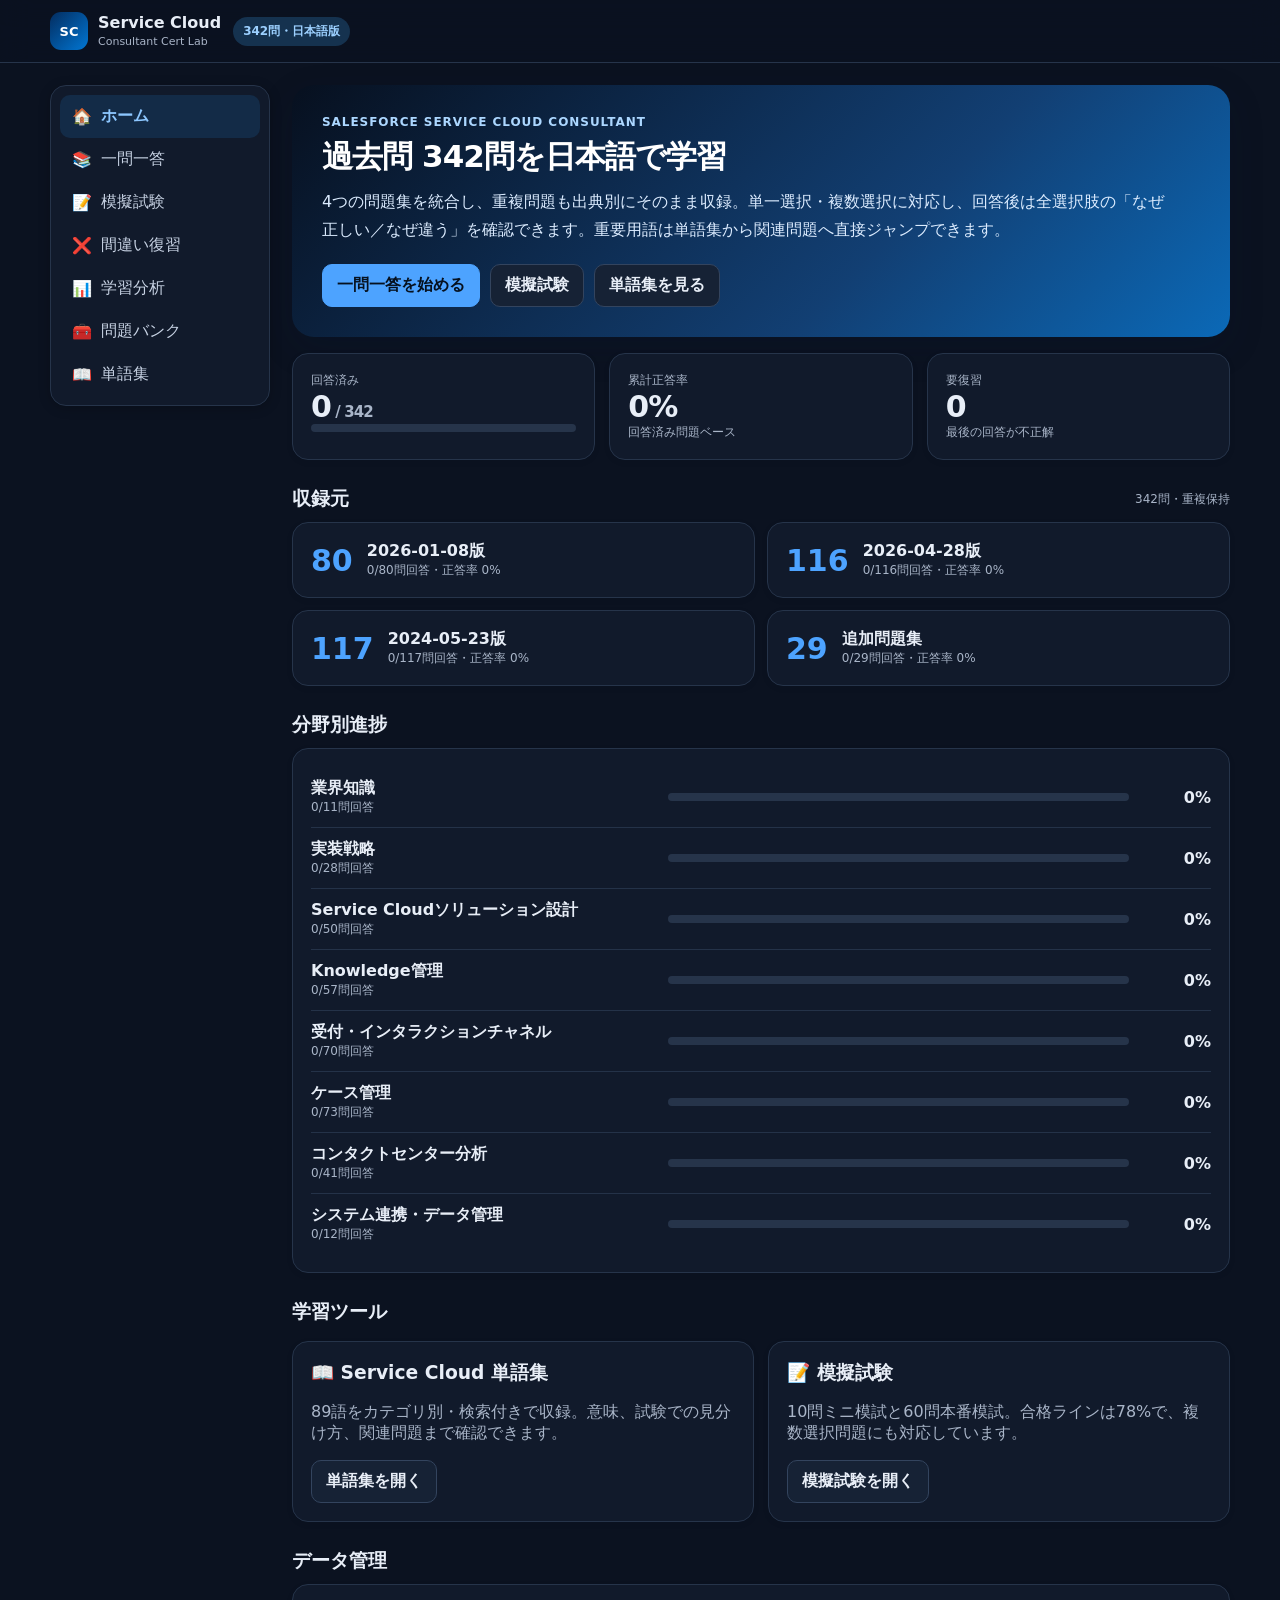
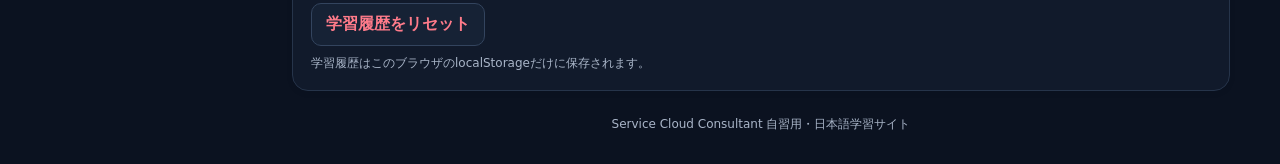
<file: index.html>
<!doctype html>
<html lang="ja" data-theme="dark">
<head>
  <meta charset="utf-8" />
  <meta name="viewport" content="width=device-width, initial-scale=1" />
  <meta name="description" content="Salesforce Service Cloud Consultant 過去問342問・単語集 日本語学習サイト" />
  <meta name="theme-color" content="#0b1220" />
  <title>Service Cloud Consultant Cert Lab - 342問</title>
  <link rel="stylesheet" href="./styles.css" />
</head>
<body>
  <div class="app-shell">
    <header class="topbar">
      <div class="topbar-inner">
        <button class="brand" type="button" data-nav="home" aria-label="ホームへ戻る">
          <span class="brand-mark">SC</span>
          <span><strong>Service Cloud</strong><small>Consultant Cert Lab</small></span>
        </button>
        <span class="count-badge">342問・日本語版</span>
        <div class="top-spacer"></div>
        <div id="topTimer" class="top-timer" aria-live="polite"></div>
      </div>
    </header>

    <div class="page-layout">
      <aside class="sidebar" aria-label="メインメニュー">
        <button class="nav-item active" data-nav="home">🏠 <span>ホーム</span></button>
        <button class="nav-item" data-nav="practice">📚 <span>一問一答</span></button>
        <button class="nav-item" data-nav="mock">📝 <span>模擬試験</span></button>
        <button class="nav-item" data-nav="review">❌ <span>間違い復習</span></button>
        <button class="nav-item" data-nav="analysis">📊 <span>学習分析</span></button>
        <button class="nav-item" data-nav="bank">🧰 <span>問題バンク</span></button>
        <button class="nav-item" data-nav="glossary">📖 <span>単語集</span></button>
      </aside>

      <main class="main-content">
        <section id="home" class="view active"></section>
        <section id="practice" class="view"></section>
        <section id="mock" class="view"></section>
        <section id="review" class="view"></section>
        <section id="analysis" class="view"></section>
        <section id="bank" class="view"></section>
        <section id="glossary" class="view"></section>
      </main>
    </div>
  </div>

  <script src="./data/questions.js"></script>
  <script src="./data/glossary.js"></script>
  <script src="./app.js"></script>
</body>
</html>
</file>
<file: styles.css>
:root{
  --bg:#f4f7fb;--card:#fff;--text:#172033;--muted:#687386;--line:#dce4ee;
  --brand:#0176d3;--brand-dark:#0b5cab;--brand-soft:#eef6ff;--good:#2e844a;
  --good-soft:#effaf2;--bad:#ba0517;--bad-soft:#fff1f2;--warn:#a96404;--warn-soft:#fff7e6;
  --shadow:0 5px 24px rgba(15,23,42,.06);--radius:16px;
}

html[data-theme="dark"]{
  --bg:#0b1220;--card:#111a2b;--text:#e8eef7;--muted:#a9b5c8;--line:#26344a;
  --brand:#4da3ff;--brand-dark:#2f8de8;--brand-soft:#132b47;--good:#6fcf8e;
  --good-soft:#10291a;--bad:#ff7b8a;--bad-soft:#35141a;--warn:#f0b35e;--warn-soft:#33260f;
  --shadow:0 8px 28px rgba(0,0,0,.28);
}
html[data-theme="dark"] body{color-scheme:dark}
html[data-theme="dark"] .topbar{background:rgba(11,18,32,.94)}
html[data-theme="dark"] .sidebar{box-shadow:0 2px 12px rgba(0,0,0,.22)}
html[data-theme="dark"] .nav-item{color:#c7d2e3}
html[data-theme="dark"] .nav-item:hover,html[data-theme="dark"] .nav-item.active{color:#8dc7ff}
html[data-theme="dark"] .count-badge,html[data-theme="dark"] .source-tag{background:#15324f;color:#9cd0ff}
html[data-theme="dark"] .source-tag.jan{background:#2a2141;color:#c9b3ff}
html[data-theme="dark"] .btn{background:#162235;border-color:#33445e}
html[data-theme="dark"] .btn:hover{background:#1c2b42}
html[data-theme="dark"] .btn.primary{background:var(--brand);border-color:var(--brand);color:#06111f}
html[data-theme="dark"] .toolbar select,html[data-theme="dark"] .toolbar input{background:#111a2b;color:var(--text);border-color:var(--line)}
html[data-theme="dark"] .question-card,html[data-theme="dark"] .choice,html[data-theme="dark"] .bank-item{background:var(--card)}
html[data-theme="dark"] .choice{border-color:#34445d}
html[data-theme="dark"] .choice:hover{border-color:#5ba8ed}
html[data-theme="dark"] .choice.selected{background:var(--brand-soft)}
html[data-theme="dark"] .choice.correct{background:var(--good-soft)}
html[data-theme="dark"] .choice.wrong{background:var(--bad-soft)}
html[data-theme="dark"] .letter{background:#26344a}
html[data-theme="dark"] .choice.correct .letter{background:#173d25}
html[data-theme="dark"] .choice.wrong .letter{background:#4a1b22}
html[data-theme="dark"] .explain{background:#0e1726}
html[data-theme="dark"] .progress{background:#26344a}
html[data-theme="dark"] .category-row{border-bottom-color:#243248}
html[data-theme="dark"] .tag{background:#202d40}
html[data-theme="dark"] .table th{background:#0f1928}
html[data-theme="dark"] .q-grid button{background:#162235}
html[data-theme="dark"] .q-grid button.answered{background:#15324f}
html[data-theme="dark"] .notice{color:#ffd88c;border-color:#665126}
html[data-theme="dark"] .success-note{color:#9ee7b5;border-color:#315e3e}
html[data-theme="dark"] .hero{background:linear-gradient(135deg,#07101f 0%,#123f73 63%,#0b69b7 100%)}

*{box-sizing:border-box}
html{scroll-behavior:smooth}
body{margin:0;font-family:Inter,"Noto Sans JP","Hiragino Kaku Gothic ProN","Yu Gothic",system-ui,-apple-system,BlinkMacSystemFont,"Segoe UI",sans-serif;background:var(--bg);color:var(--text)}
button,input,select{font:inherit}
button{color:inherit}
.topbar{position:sticky;top:0;z-index:30;background:rgba(255,255,255,.95);backdrop-filter:blur(14px);border-bottom:1px solid var(--line)}
.topbar-inner{max-width:1220px;margin:auto;padding:12px 20px;display:flex;align-items:center;gap:12px}
.brand{display:flex;align-items:center;gap:10px;border:0;background:transparent;padding:0;cursor:pointer;text-align:left}
.brand-mark{display:grid;place-items:center;width:38px;height:38px;border-radius:11px;background:linear-gradient(135deg,#032d60,#0176d3);color:#fff;font-weight:900;font-size:13px}
.brand strong{display:block;font-size:16px;line-height:1.15}.brand small{display:block;color:var(--muted);font-size:11px;margin-top:2px}
.count-badge,.tag,.source-tag{display:inline-flex;align-items:center;border-radius:999px;white-space:nowrap}
.count-badge{padding:6px 10px;background:#e8f3ff;color:#07599d;font-size:12px;font-weight:800}.top-spacer{flex:1}.top-timer{font-variant-numeric:tabular-nums;font-weight:900}
.page-layout{max-width:1220px;margin:22px auto;padding:0 20px;display:grid;grid-template-columns:220px minmax(0,1fr);gap:22px}
.sidebar{position:sticky;top:78px;height:max-content;background:var(--card);border:1px solid var(--line);border-radius:var(--radius);padding:9px;box-shadow:0 2px 10px rgba(15,23,42,.03)}
.nav-item{display:flex;align-items:center;gap:9px;width:100%;border:0;background:transparent;padding:11px 12px;border-radius:10px;text-align:left;cursor:pointer;color:#334155}.nav-item:hover,.nav-item.active{background:var(--brand-soft);color:#07599d;font-weight:800}
.main-content{min-width:0}.view{display:none}.view.active{display:block}
.hero{background:linear-gradient(135deg,#071a36 0%,#0b5cab 63%,#0176d3 100%);color:#fff;border-radius:22px;padding:30px;box-shadow:0 12px 34px rgba(7,26,54,.17)}
.hero-kicker{font-size:12px;letter-spacing:.08em;font-weight:800;text-transform:uppercase;color:#acd7ff}.hero h1{margin:7px 0 10px;font-size:31px;letter-spacing:-.03em}.hero p{margin:0;color:#dcecff;max-width:850px;line-height:1.75}.hero-actions{display:flex;gap:10px;flex-wrap:wrap;margin-top:20px}
.grid{display:grid;grid-template-columns:repeat(3,1fr);gap:14px;margin-top:16px}.grid.two{grid-template-columns:repeat(2,1fr)}
.card{background:var(--card);border:1px solid var(--line);border-radius:var(--radius);padding:18px;box-shadow:0 2px 10px rgba(15,23,42,.03)}
.card h3{margin:0 0 7px}.stat{font-size:30px;font-weight:900;letter-spacing:-.03em}.muted{color:var(--muted)}.small{font-size:12px}.tiny{font-size:11px}
.section-title{display:flex;align-items:center;justify-content:space-between;gap:10px;margin:26px 0 10px}.section-title h2{font-size:19px;margin:0}.section-title p{margin:0}
.btn{color:var(--text);border:1px solid #cbd5e1;background:var(--card);padding:10px 14px;border-radius:10px;cursor:pointer;font-weight:800}.btn:hover{background:#f8fafc}.btn.primary{background:var(--brand);color:#fff;border-color:var(--brand)}.btn.primary:hover{background:var(--brand-dark)}.btn.danger{color:var(--bad);border-color:#efb5bc}.btn.ghost{background:transparent}.btn:disabled{opacity:.45;cursor:not-allowed}
.progress{height:8px;background:#e5e7eb;border-radius:999px;overflow:hidden}.progress>div{height:100%;background:var(--brand);border-radius:999px}.progress.good>div{background:var(--good)}
.source-grid{display:grid;grid-template-columns:repeat(2,1fr);gap:12px}.source-card{display:flex;align-items:center;gap:14px}.source-number{font-size:30px;font-weight:900;color:var(--brand)}
.category-row{display:grid;grid-template-columns:minmax(180px,1.5fr) minmax(160px,2fr) 70px;gap:12px;align-items:center;padding:11px 0;border-bottom:1px solid #edf1f5}.category-row:last-child{border:0}
.toolbar{display:flex;flex-wrap:wrap;gap:9px;align-items:center;margin-bottom:12px}.toolbar select,.toolbar input{padding:10px 11px;border:1px solid var(--line);border-radius:10px;background:var(--card);min-height:42px}.toolbar input{min-width:250px}.spacer{flex:1}
.question-card{background:var(--card);border:1px solid var(--line);border-radius:19px;padding:22px;box-shadow:var(--shadow)}.q-head{display:flex;justify-content:space-between;gap:12px;align-items:flex-start}.q-meta{display:flex;gap:6px;flex-wrap:wrap;align-items:center}.q-number{font-weight:900;color:var(--brand)}
.tag{padding:4px 8px;background:#f1f5f9;font-size:12px}.source-tag{padding:4px 8px;background:#e8f3ff;color:#07599d;font-size:12px;font-weight:800}.source-tag.jan{background:#f4efff;color:#5d33a6}
.heart{font-size:20px;border:0;background:transparent;cursor:pointer}.heart.on{color:#e11d48}
.q-text{font-size:19px;font-weight:780;line-height:1.72;margin:17px 0}.choices{display:grid;gap:10px}.choice{display:flex;gap:11px;align-items:flex-start;border:1.5px solid #d8e0ea;padding:13px 14px;border-radius:12px;cursor:pointer;background:var(--card);text-align:left;width:100%}.choice:hover{border-color:#7db8ea}.choice.selected{border-color:var(--brand);background:var(--brand-soft)}.choice.correct{border-color:var(--good);background:var(--good-soft)}.choice.wrong{border-color:var(--bad);background:var(--bad-soft)}.letter{flex:0 0 27px;height:27px;border-radius:50%;display:grid;place-items:center;background:#edf2f7;font-weight:900}.choice.correct .letter{background:#dff3e5;color:var(--good)}.choice.wrong .letter{background:#ffe0e4;color:var(--bad)}
.explain{margin-top:16px;padding:15px 16px;border-radius:12px;background:#f7fafc;border-left:4px solid var(--brand);line-height:1.75}.explain strong{display:block;margin-bottom:4px}.quiz-footer{display:flex;gap:10px;align-items:center;margin-top:18px}
.notice{padding:13px 15px;background:var(--warn-soft);border:1px solid #f3d399;border-radius:12px;color:#754b00;line-height:1.65}.success-note{background:var(--good-soft);border-color:#b9dfc3;color:#1f6537}
.mock-layout{display:grid;grid-template-columns:minmax(0,1fr) 250px;gap:16px}.mock-side{height:max-content;position:sticky;top:78px}.q-grid{display:grid;grid-template-columns:repeat(5,1fr);gap:7px}.q-grid button{border:1px solid var(--line);background:var(--card);border-radius:8px;padding:8px 0;cursor:pointer;font-size:12px}.q-grid button.answered{background:#eaf4ff;border-color:#7db8ea}.q-grid button.current{outline:2px solid var(--brand)}.q-grid button.flagged{box-shadow:inset 0 -3px #f59e0b}.mock-summary{display:grid;gap:9px;margin-top:14px}.mock-summary-row{display:flex;justify-content:space-between;gap:10px}

.mock-mode-grid{align-items:stretch}.mock-mode-card{display:flex;flex-direction:column;gap:8px}.mock-mode-card p{line-height:1.65;margin:2px 0 6px}.mock-mode-card .btn{margin-top:auto}.mock-mode-number{font-size:42px;font-weight:950;letter-spacing:-.04em;color:var(--brand)}.pass-line{padding:10px 12px;border-radius:10px;background:var(--brand-soft);border:1px solid #294c70;font-size:13px;margin:5px 0 14px}.result-status{display:inline-flex;padding:7px 16px;border-radius:999px;font-weight:950;font-size:18px;margin-bottom:8px}.result-status.pass{background:var(--good-soft);color:var(--good);border:1px solid #315e3e}.result-status.fail{background:var(--bad-soft);color:var(--bad);border:1px solid #6d2833}.result-pass-line{display:inline-block;margin-top:12px}
.result-hero{text-align:center;padding:30px}.score{font-size:54px;font-weight:950;letter-spacing:-.04em}.good-text{color:var(--good)}.bad-text{color:var(--bad)}.warn-text{color:var(--warn)}
.table-wrap{overflow:auto}.table{width:100%;border-collapse:collapse;min-width:720px}.table th,.table td{text-align:left;padding:11px 10px;border-bottom:1px solid var(--line);vertical-align:top}.table th{font-size:12px;color:var(--muted);background:#fafcff;position:sticky;top:0}.table .question-cell{min-width:360px;line-height:1.55}
.bank-list{display:grid;gap:10px}.bank-item{background:var(--card);border:1px solid var(--line);border-radius:13px;padding:14px;cursor:pointer}.bank-item:hover{border-color:#8bbce5;box-shadow:0 2px 10px rgba(1,118,211,.06)}.bank-top{display:flex;gap:7px;flex-wrap:wrap;align-items:center;margin-bottom:7px}.bank-q{font-weight:750;line-height:1.55}.bank-answer{margin-top:8px;font-size:12px;color:var(--good)}
.empty{text-align:center;padding:46px 20px;color:var(--muted)}
.footer-note{margin:24px 0 8px;text-align:center;color:var(--muted);font-size:12px;line-height:1.6}
@media(max-width:860px){
  .page-layout{grid-template-columns:1fr;padding:0 12px;margin-top:12px}.sidebar{position:static;display:flex;overflow-x:auto;padding:7px}.nav-item{white-space:nowrap;width:auto}.grid,.grid.two,.source-grid{grid-template-columns:1fr}.mock-layout{grid-template-columns:1fr}.mock-side{position:static;order:-1}.q-grid{grid-template-columns:repeat(10,1fr)}.hero{padding:22px}.hero h1{font-size:25px}.topbar-inner{padding:10px 12px}.count-badge{display:none}.category-row{grid-template-columns:1fr 1.2fr 55px}.toolbar input{min-width:0;width:100%}
}
@media(max-width:520px){.brand small{display:none}.q-grid{grid-template-columns:repeat(6,1fr)}.question-card{padding:16px}.q-text{font-size:17px}.hero h1{font-size:23px}.category-row{grid-template-columns:1fr}.category-row>strong{text-align:left!important}.quiz-footer{flex-wrap:wrap}}


/* Choice-by-choice explanations */
.explain-label{font-size:12px;font-weight:900;letter-spacing:.04em;color:var(--muted);margin:7px 0 2px}
.choice-explanations{margin-top:15px;display:grid;gap:10px}
.choice-explanations-title{font-size:14px;font-weight:950;color:var(--text);margin-bottom:1px}
.option-explanation{border:1px solid var(--line);border-radius:12px;padding:13px 14px;background:#101a2a}
.option-explanation.correct-option{border-color:#315e3e;background:var(--good-soft)}
.option-explanation.selected-wrong-option{border-color:#7c303a;background:var(--bad-soft)}
.option-explanation-head{display:flex;align-items:flex-start;gap:8px;flex-wrap:wrap;line-height:1.5}
.option-letter{flex:0 0 26px;height:26px;border-radius:50%;display:grid;place-items:center;background:#26344a;font-weight:950}
.option-status,.your-answer{font-size:11px;font-weight:900;padding:3px 7px;border-radius:999px}
.option-status.ok{background:#173d25;color:#8be3a6}
.option-status.ng{background:#35202a;color:#ff9ca8}
.your-answer{background:#243b57;color:#9fd4ff}
.option-reason{margin-top:8px;line-height:1.75;color:#d8e3f2;font-size:14px}
.review-warning{margin-top:13px;padding:13px 14px;border-radius:12px;border:1px solid #8d6828;background:#2c2412;color:#f8d98c;line-height:1.7}
.review-warning strong{display:block;margin-bottom:4px}
.mock-review-list{display:grid;gap:10px}
.mock-review-item{border:1px solid var(--line);border-radius:14px;background:var(--card);overflow:hidden}
.mock-review-item summary{cursor:pointer;display:grid;grid-template-columns:auto auto minmax(0,1fr);gap:10px;align-items:center;padding:14px 16px;font-weight:800}
.mock-review-item summary:hover{background:#111c2d}
.mock-review-body{border-top:1px solid var(--line);padding:17px}
.review-index{color:var(--brand);font-weight:950}
.review-question-short{white-space:nowrap;overflow:hidden;text-overflow:ellipsis;color:#dce7f5}
.review-q-text{margin-top:12px}
.answer-summary{margin:12px 0;padding:11px 13px;border-radius:10px;background:#0e1726;line-height:1.7}
.explanation-policy{line-height:1.75}
@media(max-width:720px){
  .mock-review-item summary{grid-template-columns:auto auto;gap:7px}
  .review-question-short{grid-column:1/-1;white-space:normal;font-size:13px}
  .option-explanation-head strong{flex:1 1 calc(100% - 40px)}
}

/* 342-question edition */
html[data-theme="dark"] .source-tag.apr{background:#15324f;color:#9cd0ff}
html[data-theme="dark"] .source-tag.may{background:#17372d;color:#9ee7c1}
html[data-theme="dark"] .source-tag.extra{background:#432a18;color:#ffd1a3}
.source-tag.may{background:#eaf8f0;color:#257048}.source-tag.extra{background:#fff2e8;color:#9a4d12}
.source-grid{grid-template-columns:repeat(2,minmax(0,1fr))}
.multi-hint{margin-top:14px;padding:10px 12px;border-radius:10px;background:#182a42;border:1px solid #304c70;color:#b9d9ff;font-size:13px;line-height:1.6}
.multi-tag{background:#302651!important;color:#d4c6ff!important}
.choice.selected .letter{background:#214d78;color:#cfe9ff}
.choice:disabled{cursor:default;opacity:1}

/* Glossary */
.glossary-hero{display:flex;align-items:center;justify-content:space-between;gap:18px;padding:24px}.glossary-hero h2{font-size:26px;margin:5px 0 8px}.glossary-hero p{margin:0;line-height:1.75;max-width:760px}.glossary-count{flex:0 0 105px;height:105px;border-radius:50%;display:flex;flex-direction:column;align-items:center;justify-content:center;background:linear-gradient(145deg,#153a62,#142846);border:1px solid #315679}.glossary-count strong{font-size:32px}.glossary-count span{font-size:12px;color:var(--muted)}
.glossary-toolbar{margin-top:16px}.glossary-result-head{display:flex;justify-content:space-between;gap:10px;margin:8px 0 12px}.glossary-grid{display:grid;grid-template-columns:repeat(2,minmax(0,1fr));gap:12px}.glossary-card{background:var(--card);border:1px solid var(--line);border-radius:15px;padding:17px;display:flex;flex-direction:column;min-height:275px}.glossary-card-top{display:flex;justify-content:space-between;gap:8px;align-items:center}.glossary-category,.related-count{font-size:11px;font-weight:850;border-radius:999px;padding:4px 8px}.glossary-category{background:#1b304b;color:#a8d3ff}.related-count{background:#1e2b3e;color:#b7c4d7}.glossary-card h3{font-size:19px;margin:12px 0 2px}.glossary-en{font-size:12px;color:#8fb8df;min-height:18px}.glossary-card p{line-height:1.7;color:#d5dfed;margin:12px 0}.exam-tip{margin-top:auto;border-left:3px solid var(--brand);background:#0e1726;padding:11px 12px;border-radius:8px;line-height:1.65;font-size:13px;color:#cfdcec}.exam-tip strong{display:block;color:#8dc7ff;margin-bottom:3px}.glossary-practice{margin-top:12px;width:100%}
@media(max-width:860px){.glossary-grid{grid-template-columns:1fr}.glossary-hero{align-items:flex-start}.source-grid{grid-template-columns:1fr}}
@media(max-width:520px){.glossary-count{display:none}.glossary-hero{padding:18px}.glossary-hero h2{font-size:22px}}
</file>
